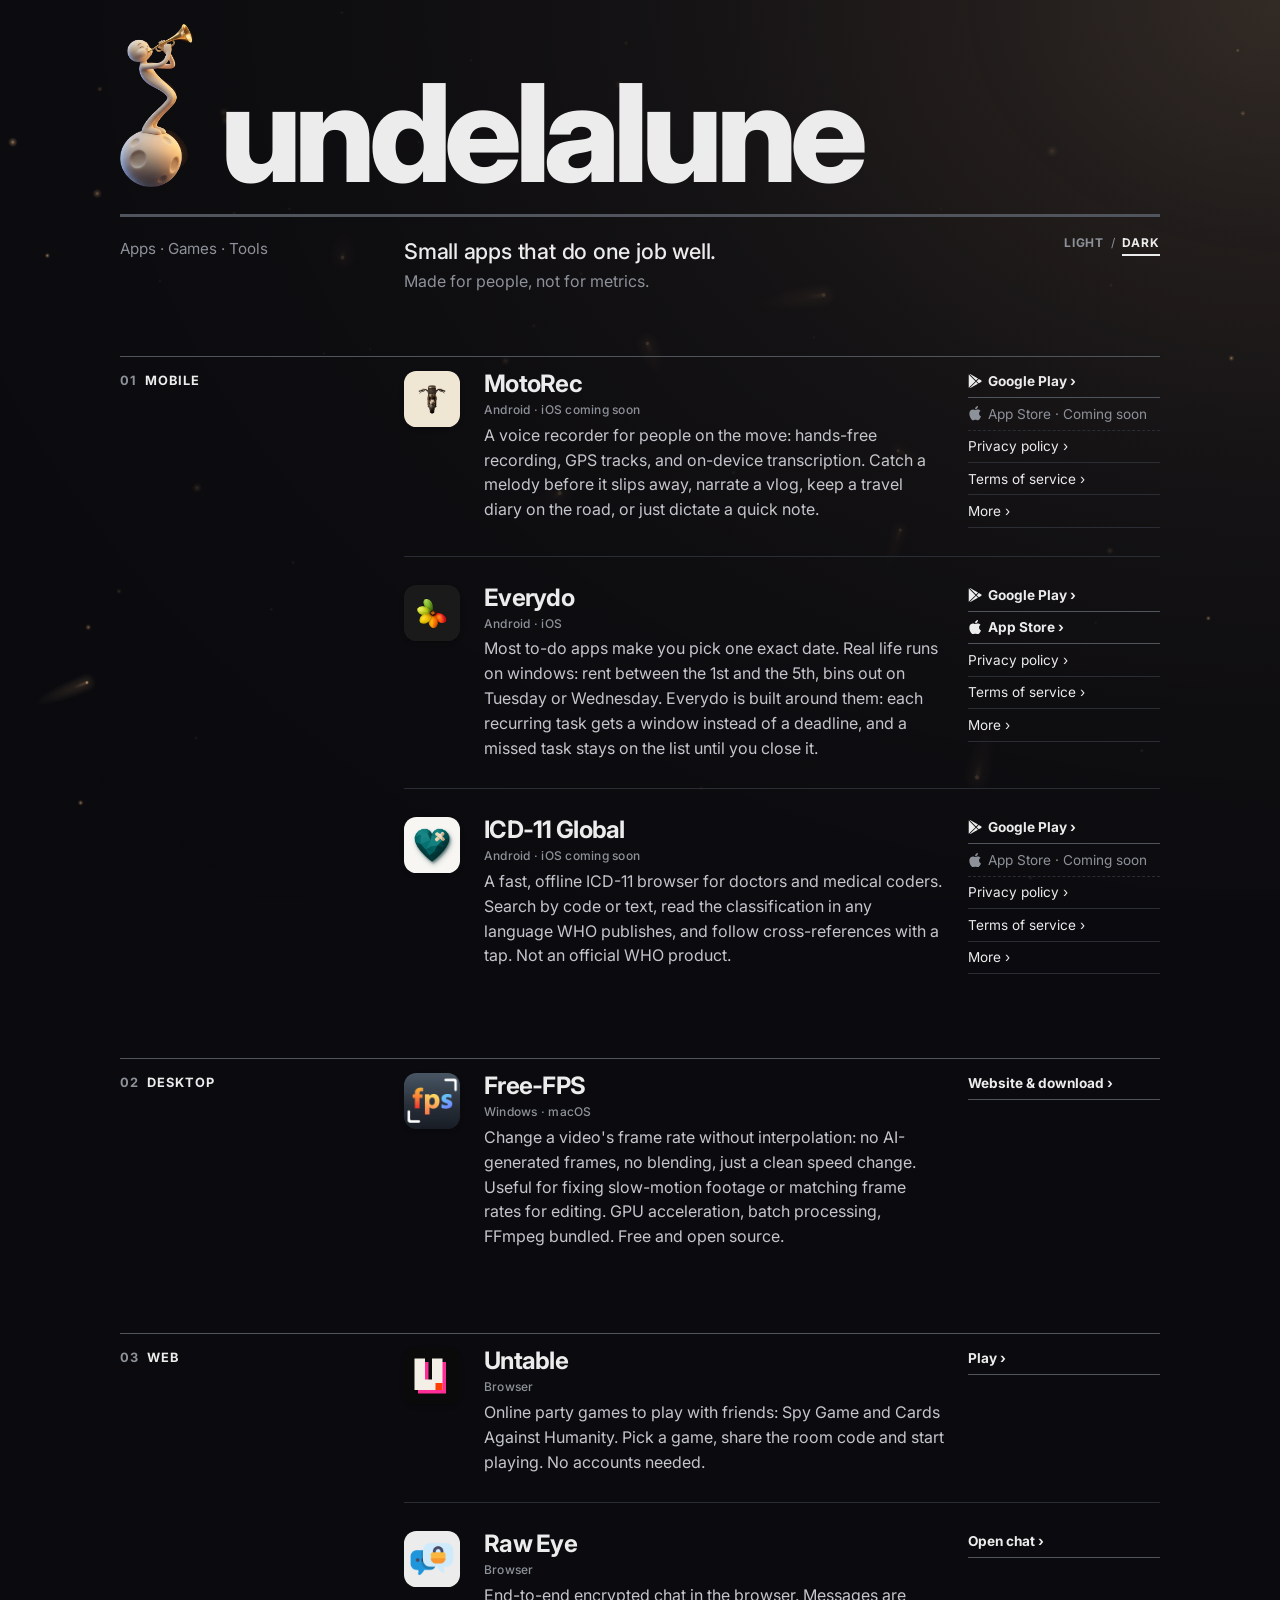
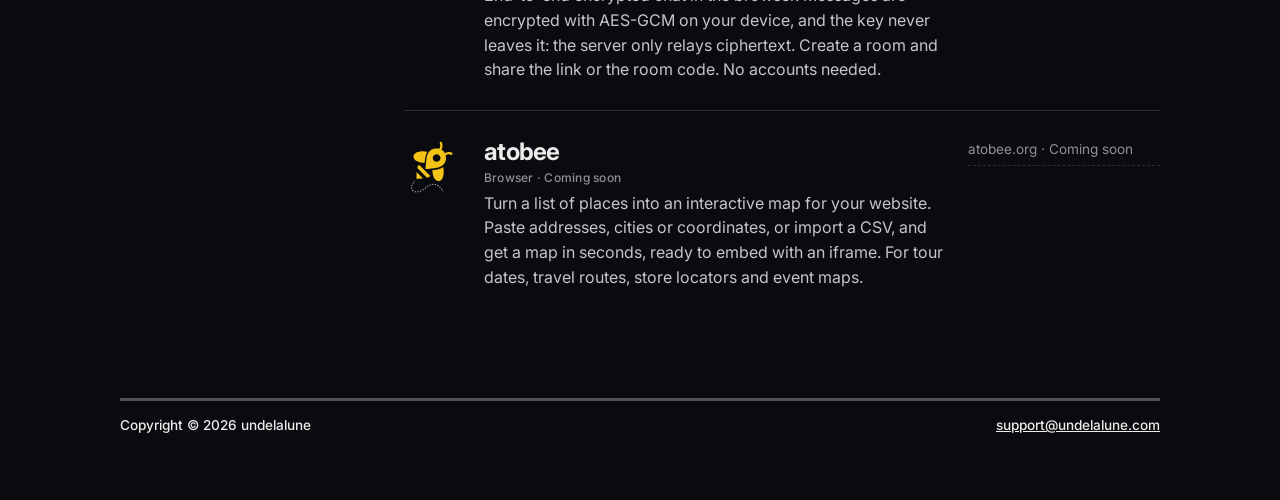
<file: index.html>
<!doctype html>
<html lang="en">
<head>
<meta charset="utf-8">
<meta name="viewport" content="width=device-width, initial-scale=1">
<title>undelalune</title>
<meta name="description" content="Small apps and games by undelalune: mobile apps for Android and iOS, a desktop video tool, online party games and an encrypted chat.">
<link rel="canonical" href="https://undelalune.com/">
<meta name="theme-color" content="#0e0f11">
<script>
  (function () {
    var t;
    try { t = localStorage.getItem('theme'); } catch (e) {}
    if (t !== 'light') t = 'dark';
    document.documentElement.dataset.theme = t;
  })();
</script>
<link rel="icon" type="image/svg+xml" href="icons/favicon.svg">
<link rel="preconnect" href="https://fonts.googleapis.com">
<link rel="preconnect" href="https://fonts.gstatic.com" crossorigin>
<link href="https://fonts.googleapis.com/css2?family=Inter:wght@400;500;700;800&display=swap" rel="stylesheet">
<link rel="stylesheet" href="/style.css">
</head>
<body>
<main>
  <header>
    <h1><img class="logo logo-dark" src="icons/logo-figure.webp" alt=""><img class="logo logo-light" src="icons/logo-circle.webp" alt="">undelalune</h1>
  </header>
  <div class="intro">
    <span>Apps · Games · Tools</span>
    <button class="theme-switch" type="button" aria-label="Switch to dark theme">
      <span data-t="light">Light</span><i>/</i><span data-t="dark">Dark</span>
    </button>
    <p>Small apps that do one job well.<small>Made for people, not for metrics.</small></p>
  </div>

  <section id="mobile">
    <h2><b>01</b>Mobile</h2>
    <div>
      <article class="item">
        <img class="icon" src="icons/motorec.png" alt="" width="56" height="56">
        <div>
          <h3><a href="/motorec/">MotoRec</a> <small>Android · iOS coming soon</small></h3>
          <p>A voice recorder for people on the move: hands-free recording, GPS tracks, and on-device transcription. Catch a melody before it slips away, narrate a vlog, keep a travel diary on the road, or just dictate a quick note.</p>
        </div>
        <div class="links">
          <a class="primary" href="https://play.google.com/store/apps/details?id=com.undelalune.motorec"><svg class="store-icon" viewBox="0 0 24 24" aria-hidden="true"><path d="M22.018 13.298l-3.919 2.218-3.515-3.493 3.543-3.521 3.891 2.202a1.49 1.49 0 0 1 0 2.594zM1.337.924a1.486 1.486 0 0 0-.112.568v21.017c0 .217.045.419.124.6l11.155-11.087L1.337.924zm12.207 10.065l3.258-3.238L3.45.195a1.466 1.466 0 0 0-.946-.179l11.04 10.973zm0 2.067l-11 10.933c.298.036.612-.016.906-.183l13.324-7.54-3.23-3.21z"/></svg>Google Play</a>
          <span class="soon"><svg class="store-icon" viewBox="0 0 24 24" aria-hidden="true"><path d="M12.152 6.896c-.948 0-2.415-1.078-3.96-1.04-2.04.027-3.91 1.183-4.961 3.014-2.117 3.675-.546 9.103 1.519 12.09 1.013 1.454 2.208 3.09 3.792 3.039 1.52-.065 2.09-.987 3.935-.987 1.831 0 2.35.987 3.96.948 1.637-.026 2.676-1.48 3.676-2.948 1.156-1.688 1.636-3.325 1.662-3.415-.039-.013-3.182-1.221-3.22-4.857-.026-3.04 2.48-4.494 2.597-4.559-1.429-2.09-3.623-2.324-4.39-2.376-2-.156-3.675 1.09-4.61 1.09zM15.53 3.83c.843-1.012 1.4-2.427 1.245-3.83-1.207.052-2.662.805-3.532 1.818-.78.896-1.454 2.338-1.273 3.714 1.338.104 2.715-.688 3.559-1.701"/></svg>App Store · Coming soon</span>
          <a href="/legal/motorec/privacy-policy.html">Privacy policy</a>
          <a href="/legal/motorec/terms-of-service.html">Terms of service</a>
          <a href="/motorec/">More</a>
        </div>
      </article>
      <article class="item">
        <img class="icon" src="icons/everydo.png" alt="" width="56" height="56">
        <div>
          <h3><a href="/everydo/">Everydo</a> <small>Android · iOS</small></h3>
          <p>Most to-do apps make you pick one exact date. Real life runs on windows: rent between the 1st and the 5th, bins out on Tuesday or Wednesday. Everydo is built around them: each recurring task gets a window instead of a deadline, and a missed task stays on the list until you close it.</p>
        </div>
        <div class="links">
          <a class="primary" href="https://play.google.com/store/apps/details?id=com.undelalune.everydo"><svg class="store-icon" viewBox="0 0 24 24" aria-hidden="true"><path d="M22.018 13.298l-3.919 2.218-3.515-3.493 3.543-3.521 3.891 2.202a1.49 1.49 0 0 1 0 2.594zM1.337.924a1.486 1.486 0 0 0-.112.568v21.017c0 .217.045.419.124.6l11.155-11.087L1.337.924zm12.207 10.065l3.258-3.238L3.45.195a1.466 1.466 0 0 0-.946-.179l11.04 10.973zm0 2.067l-11 10.933c.298.036.612-.016.906-.183l13.324-7.54-3.23-3.21z"/></svg>Google Play</a>
          <a class="primary" href="https://apps.apple.com/app/everydo-recurring-tasks/id6824586366"><svg class="store-icon" viewBox="0 0 24 24" aria-hidden="true"><path d="M12.152 6.896c-.948 0-2.415-1.078-3.96-1.04-2.04.027-3.91 1.183-4.961 3.014-2.117 3.675-.546 9.103 1.519 12.09 1.013 1.454 2.208 3.09 3.792 3.039 1.52-.065 2.09-.987 3.935-.987 1.831 0 2.35.987 3.96.948 1.637-.026 2.676-1.48 3.676-2.948 1.156-1.688 1.636-3.325 1.662-3.415-.039-.013-3.182-1.221-3.22-4.857-.026-3.04 2.48-4.494 2.597-4.559-1.429-2.09-3.623-2.324-4.39-2.376-2-.156-3.675 1.09-4.61 1.09zM15.53 3.83c.843-1.012 1.4-2.427 1.245-3.83-1.207.052-2.662.805-3.532 1.818-.78.896-1.454 2.338-1.273 3.714 1.338.104 2.715-.688 3.559-1.701"/></svg>App Store</a>
          <a href="/legal/everydo/privacy-policy.html">Privacy policy</a>
          <a href="/legal/everydo/terms-of-service.html">Terms of service</a>
          <a href="/everydo/">More</a>
        </div>
      </article>
      <article class="item">
        <img class="icon" src="icons/icd11.png" alt="" width="56" height="56">
        <div>
          <h3><a href="/icd11/">ICD-11 Global</a> <small>Android · iOS coming soon</small></h3>
          <p>A fast, offline ICD-11 browser for doctors and medical coders. Search by code or text, read the classification in any language WHO publishes, and follow cross-references with a tap. Not an official WHO product.</p>
        </div>
        <div class="links">
          <a class="primary" href="https://play.google.com/store/apps/details?id=com.undelalune.icd11"><svg class="store-icon" viewBox="0 0 24 24" aria-hidden="true"><path d="M22.018 13.298l-3.919 2.218-3.515-3.493 3.543-3.521 3.891 2.202a1.49 1.49 0 0 1 0 2.594zM1.337.924a1.486 1.486 0 0 0-.112.568v21.017c0 .217.045.419.124.6l11.155-11.087L1.337.924zm12.207 10.065l3.258-3.238L3.45.195a1.466 1.466 0 0 0-.946-.179l11.04 10.973zm0 2.067l-11 10.933c.298.036.612-.016.906-.183l13.324-7.54-3.23-3.21z"/></svg>Google Play</a>
          <span class="soon"><svg class="store-icon" viewBox="0 0 24 24" aria-hidden="true"><path d="M12.152 6.896c-.948 0-2.415-1.078-3.96-1.04-2.04.027-3.91 1.183-4.961 3.014-2.117 3.675-.546 9.103 1.519 12.09 1.013 1.454 2.208 3.09 3.792 3.039 1.52-.065 2.09-.987 3.935-.987 1.831 0 2.35.987 3.96.948 1.637-.026 2.676-1.48 3.676-2.948 1.156-1.688 1.636-3.325 1.662-3.415-.039-.013-3.182-1.221-3.22-4.857-.026-3.04 2.48-4.494 2.597-4.559-1.429-2.09-3.623-2.324-4.39-2.376-2-.156-3.675 1.09-4.61 1.09zM15.53 3.83c.843-1.012 1.4-2.427 1.245-3.83-1.207.052-2.662.805-3.532 1.818-.78.896-1.454 2.338-1.273 3.714 1.338.104 2.715-.688 3.559-1.701"/></svg>App Store · Coming soon</span>
          <a href="/legal/icd11/privacy-policy.html">Privacy policy</a>
          <a href="/legal/icd11/terms-of-service.html">Terms of service</a>
          <a href="/icd11/">More</a>
        </div>
      </article>
    </div>
  </section>

  <section>
    <h2><b>02</b>Desktop</h2>
    <div>
      <article class="item">
        <img class="icon" src="icons/free-fps.png" alt="" width="56" height="56">
        <div>
          <h3>Free-FPS <small>Windows · macOS</small></h3>
          <p>Change a video's frame rate without interpolation: no AI-generated frames, no blending, just a clean speed change. Useful for fixing slow-motion footage or matching frame rates for editing. GPU acceleration, batch processing, FFmpeg bundled. Free and open source.</p>
        </div>
        <div class="links">
          <a class="primary" href="/free-fps/">Website &amp; download</a>
        </div>
      </article>
    </div>
  </section>

  <section>
    <h2><b>03</b>Web</h2>
    <div>
      <article class="item">
        <img class="icon" src="icons/untable.svg" alt="" width="56" height="56">
        <div>
          <h3>Untable <small>Browser</small></h3>
          <p>Online party games to play with friends: Spy Game and Cards Against Humanity. Pick a game, share the room code and start playing. No accounts needed.</p>
        </div>
        <div class="links">
          <a class="primary" href="https://untable.onrender.com/">Play</a>
        </div>
      </article>
      <article class="item">
        <img class="icon tile bare" src="icons/raweye.png" alt="" width="56" height="56">
        <div>
          <h3>Raw Eye <small>Browser</small></h3>
          <p>End-to-end encrypted chat in the browser. Messages are encrypted with AES-GCM on your device, and the key never leaves it: the server only relays ciphertext. Create a room and share the link or the room code. No accounts needed.</p>
        </div>
        <div class="links">
          <a class="primary" href="https://raweye.onrender.com/">Open chat</a>
        </div>
      </article>
      <article class="item">
        <img class="icon bare" src="icons/atobee.svg" alt="" width="56" height="56">
        <div>
          <h3>atobee <small>Browser · Coming soon</small></h3>
          <p>Turn a list of places into an interactive map for your website. Paste addresses, cities or coordinates, or import a CSV, and get a map in seconds, ready to embed with an iframe. For tour dates, travel routes, store locators and event maps.</p>
        </div>
        <div class="links">
          <span class="soon">atobee.org · Coming soon</span>
        </div>
      </article>
    </div>
  </section>

  <footer>
    <span>Copyright © 2026 undelalune</span>
    <a href="mailto:support@undelalune.com">support@undelalune.com</a>
  </footer>
</main>
<script src="/site.js" defer></script>
</body>
</html>
</file>
<file: style.css>
/* Light · sharp · International typographic style, monochrome */
:root {
  --bg: #fafbfc;
  --fg: #0d0d0d;
  --muted: #6a6f78;
  --line: #0d0d0d;
  --rule: 4px;
  --hair: #dfe2e7;
  --accent: #0d0d0d;
  --text: #333333;
}
:root[data-theme="dark"] {
  --bg: #0b0b0f;
  --fg: #ececec;
  --muted: #8d9199;
  --line: #50545c;
  --rule: 3px;
  --hair: #2a2d33;
  --accent: #ececec;
  --text: #c4c6cb;
}
* { box-sizing: border-box; }
html { background: var(--bg); }
body {
  margin: 0;
  color: var(--fg);
  background: var(--bg);
  transition: background-color .25s, color .25s;
  font: 16px/1.55 Inter, system-ui, -apple-system, "Segoe UI", sans-serif;
  -webkit-font-smoothing: antialiased;
}
/* Dark theme only: soft warm stars behind the content, like the ones on the avatar.
   A fixed layer, so it is painted once and does not move on scroll */
body {
  position: relative; z-index: 0;
  /* stars and comets: full strength in the side margins, barely there behind the 68rem content column */
  --edge: linear-gradient(to right, #000 calc(50% - 35rem), rgba(0, 0, 0, .2) calc(50% - 32rem), rgba(0, 0, 0, .2) calc(50% + 32rem), #000 calc(50% + 35rem));
}
body::before {
  content: ""; position: fixed; inset: 0; z-index: -1; pointer-events: none;
  opacity: 0; transition: opacity .25s;
  -webkit-mask-image: var(--edge);
  mask-image: var(--edge);
  background:
    radial-gradient(circle at 32.7% 15.8%, rgba(255, 201, 140, 0.46), rgba(255, 201, 140, 0.16) 0.9px, transparent 1.9px),
    radial-gradient(circle at 36.8% 6.7%, rgba(255, 201, 140, 0.43), rgba(255, 201, 140, 0.15) 0.9px, transparent 1.9px),
    radial-gradient(circle at 7.8% 9.9%, rgba(255, 201, 140, 0.34), rgba(255, 201, 140, 0.12) 1.4px, transparent 3.0px),
    radial-gradient(circle at 22.9% 62.5%, rgba(255, 201, 140, 0.42), rgba(255, 201, 140, 0.15) 1.2px, transparent 2.6px),
    radial-gradient(circle at 96.7% 5.6%, rgba(255, 201, 140, 0.34), rgba(255, 201, 140, 0.12) 1.0px, transparent 2.2px),
    radial-gradient(circle at 12.5% 31.2%, rgba(255, 201, 140, 0.47), rgba(255, 201, 140, 0.16) 0.9px, transparent 2.1px),
    radial-gradient(circle at 63.6% 37.5%, rgba(255, 201, 140, 0.32), rgba(255, 201, 140, 0.11) 0.9px, transparent 1.9px),
    radial-gradient(circle at 21.2% 67.7%, rgba(255, 201, 140, 0.48), rgba(255, 201, 140, 0.17) 1.0px, transparent 2.2px),
    radial-gradient(circle at 45.4% 30.4%, rgba(255, 201, 140, 0.37), rgba(255, 201, 140, 0.13) 1.3px, transparent 2.8px),
    radial-gradient(circle at 57.3% 52.5%, rgba(255, 201, 140, 0.39), rgba(255, 201, 140, 0.14) 1.3px, transparent 2.8px),
    radial-gradient(circle at 97.1% 12.6%, rgba(255, 201, 140, 0.35), rgba(255, 201, 140, 0.12) 1.3px, transparent 2.9px),
    radial-gradient(circle at 48.9% 4.8%, rgba(255, 201, 140, 0.47), rgba(255, 201, 140, 0.16) 1.3px, transparent 2.9px),
    radial-gradient(circle at 86.8% 31.7%, rgba(255, 201, 140, 0.47), rgba(255, 201, 140, 0.16) 1.2px, transparent 2.6px),
    radial-gradient(circle at 45.7% 83.3%, rgba(255, 201, 140, 0.5), rgba(255, 201, 140, 0.17) 1.1px, transparent 2.5px),
    radial-gradient(circle at 6.9% 69.7%, rgba(255, 201, 140, 0.55), rgba(255, 201, 140, 0.19) 1.4px, transparent 3.2px),
    radial-gradient(circle at 28.9% 38.8%, rgba(255, 201, 140, 0.44), rgba(255, 201, 140, 0.15) 0.8px, transparent 1.8px),
    radial-gradient(circle at 17.5% 12.5%, rgba(255, 201, 140, 0.58), rgba(255, 201, 140, 0.2) 2.7px, transparent 5.9px),
    radial-gradient(circle at 25.3% 39.3%, rgba(255, 201, 140, 0.43), rgba(255, 201, 140, 0.15) 0.9px, transparent 1.9px),
    radial-gradient(circle at 54.8% 87.6%, rgba(255, 201, 140, 0.38), rgba(255, 201, 140, 0.13) 1.4px, transparent 3.0px),
    radial-gradient(circle at 41.7% 36.2%, rgba(255, 201, 140, 0.35), rgba(255, 201, 140, 0.12) 1.4px, transparent 3.1px),
    radial-gradient(circle at 18.3% 23.7%, rgba(255, 201, 140, 0.48), rgba(255, 201, 140, 0.17) 1.1px, transparent 2.5px),
    radial-gradient(circle at 26.7% 1.4%, rgba(255, 201, 140, 0.47), rgba(255, 201, 140, 0.16) 1.0px, transparent 2.3px),
    radial-gradient(circle at 94.4% 68.7%, rgba(255, 201, 140, 0.5), rgba(255, 201, 140, 0.17) 1.2px, transparent 2.7px),
    radial-gradient(circle at 6.3% 89.2%, rgba(255, 201, 140, 0.54), rgba(255, 201, 140, 0.19) 1.4px, transparent 3.0px),
    radial-gradient(circle at 39.5% 40.1%, rgba(255, 201, 140, 0.57), rgba(255, 201, 140, 0.2) 2.5px, transparent 5.6px),
    radial-gradient(circle at 7.6% 21.5%, rgba(255, 201, 140, 0.56), rgba(255, 201, 140, 0.2) 2.2px, transparent 4.9px),
    radial-gradient(circle at 1.0% 15.8%, rgba(255, 201, 140, 0.56), rgba(255, 201, 140, 0.2) 2.2px, transparent 4.9px),
    radial-gradient(circle at 86.7% 61.2%, rgba(255, 201, 140, 0.64), rgba(255, 201, 140, 0.22) 2.1px, transparent 4.6px),
    radial-gradient(circle at 36.7% 13.0%, rgba(255, 201, 140, 0.44), rgba(255, 201, 140, 0.15) 1.4px, transparent 3.2px),
    radial-gradient(circle at 48.4% 9.4%, rgba(255, 201, 140, 0.62), rgba(255, 201, 140, 0.22) 2.2px, transparent 4.9px),
    radial-gradient(circle at 82.2% 16.8%, rgba(255, 201, 140, 0.68), rgba(255, 201, 140, 0.24) 2.9px, transparent 6.4px),
    radial-gradient(circle at 15.4% 54.2%, rgba(255, 201, 140, 0.79), rgba(255, 201, 140, 0.28) 2.4px, transparent 5.3px),
    radial-gradient(circle at 85.6% 69.2%, rgba(255, 201, 140, 0.35), rgba(255, 201, 140, 0.12) 1.0px, transparent 2.3px),
    radial-gradient(circle at 76.6% 53.2%, rgba(255, 201, 140, 0.37), rgba(255, 201, 140, 0.13) 1.0px, transparent 2.3px),
    radial-gradient(circle at 80.5% 97.5%, rgba(255, 201, 140, 0.55), rgba(255, 201, 140, 0.19) 1.3px, transparent 2.9px),
    radial-gradient(circle at 73.5% 23.2%, rgba(255, 201, 140, 0.31), rgba(255, 201, 140, 0.11) 1.0px, transparent 2.3px),
    radial-gradient(circle at 3.7% 28.4%, rgba(255, 201, 140, 0.59), rgba(255, 201, 140, 0.21) 1.3px, transparent 2.8px),
    radial-gradient(circle at 44.8% 92.8%, rgba(255, 201, 140, 0.41), rgba(255, 201, 140, 0.14) 1.4px, transparent 3.1px),
    radial-gradient(circle at 22.6% 23.2%, rgba(255, 201, 140, 0.49), rgba(255, 201, 140, 0.17) 0.9px, transparent 2.1px),
    radial-gradient(circle at 89.2% 83.4%, rgba(255, 201, 140, 0.54), rgba(255, 201, 140, 0.19) 1.2px, transparent 2.7px),
    radial-gradient(circle at 9.3% 65.7%, rgba(255, 201, 140, 0.53), rgba(255, 201, 140, 0.19) 1.3px, transparent 2.9px),
    radial-gradient(circle at 47.8% 18.5%, rgba(255, 201, 140, 0.54), rgba(255, 201, 140, 0.19) 1.0px, transparent 2.3px),
    radial-gradient(circle at 96.2% 39.8%, rgba(255, 201, 140, 0.52), rgba(255, 201, 140, 0.18) 1.4px, transparent 3.1px),
    radial-gradient(circle at 17.7% 13.4%, rgba(255, 201, 140, 0.75), rgba(255, 201, 140, 0.26) 2.8px, transparent 6.3px),
    radial-gradient(circle at 15.3% 82.0%, rgba(255, 201, 140, 0.41), rgba(255, 201, 140, 0.14) 1.2px, transparent 2.7px),
    radial-gradient(circle at 54.8% 13.8%, rgba(255, 201, 140, 0.71), rgba(255, 201, 140, 0.25) 2.9px, transparent 6.4px);
}
:root[data-theme="dark"] body::before { opacity: 1; }
/* Dark theme only: soft warm sunlight from the top right corner, where the light on the logo comes from.
   Sits under the stars and is not masked, so it spills over the content column too */
body::after {
  content: ""; position: fixed; inset: 0; z-index: -2; pointer-events: none;
  opacity: 0; transition: opacity .25s;
  background:
    radial-gradient(ellipse 70% 80% at 100% 0, rgba(255, 214, 165, .11), rgba(255, 214, 165, .05) 35%, rgba(255, 214, 165, .015) 65%, transparent),
    radial-gradient(ellipse 130% 140% at 100% 0, rgba(255, 190, 130, .06), rgba(255, 190, 130, .03) 35%, rgba(255, 190, 130, .01) 65%, transparent);
}
:root[data-theme="dark"] body::after { opacity: 1; }
.comets {
  position: fixed; inset: 0; width: 100%; height: 100%; z-index: -1; pointer-events: none;
  opacity: 0; transition: opacity .25s;
  -webkit-mask-image: var(--edge);
  mask-image: var(--edge);
}
:root[data-theme="dark"] .comets { opacity: 1; }
main { max-width: 68rem; margin: 0 auto; padding: 1.5rem 1.5rem 4rem; }

header {
  display: grid;
  grid-template-columns: 1fr auto;
  align-items: end;
  gap: 2rem;
  padding-bottom: 1.5rem;
  border-bottom: var(--rule) solid var(--line);
}
h1 {
  margin: 0;
  font-size: clamp(3rem, 11vw, 8.5rem);
  line-height: .85;
  font-weight: 800;
  letter-spacing: -.055em;
}
/* The trumpeter on the moon right before the word, sized in em so it scales with the title.
   An inline image sits on the baseline, so the bottom rests on the same line as the letters.
   Dark theme: the cut-out figure floats among the stars.
   Light theme: the figure keeps its night sky as a dark circle, so the word sits a little further right */
.logo { margin-right: .2em; }
.logo-dark { height: 1.2em; width: auto; vertical-align: -.04em; }
.logo-light { height: 1.25em; width: auto; vertical-align: -.06em; border-radius: 50%; }
:root[data-theme="dark"] .logo-light,
:root:not([data-theme="dark"]) .logo-dark { display: none; }
.intro {
  display: grid;
  grid-template-columns: 1fr 3fr;
  position: relative;
  gap: 2rem;
  padding: 1.25rem 0 4rem;
  font-size: .95rem;
}
.intro p { grid-column: 2; grid-row: 1; margin: 0; max-width: 28rem; font-size: 1.35rem; line-height: 1.3; font-weight: 500; letter-spacing: -.01em; }
.intro p small { display: block; margin-top: .35rem; font-size: 1rem; font-weight: 400; letter-spacing: 0; color: var(--muted); }
.intro > span { color: var(--muted); }

.theme-switch {
  position: absolute; top: 1.25rem; right: 0;
  display: flex; gap: .4rem;
  padding: 0; border: 0; background: none; cursor: pointer;
  font: 700 .75rem/1 Inter, system-ui, sans-serif; letter-spacing: .08em; text-transform: uppercase;
  color: var(--muted);
}
.theme-switch i { font-style: normal; font-weight: 400; }
.theme-switch span { padding-bottom: .3rem; border-bottom: 2px solid transparent; transition: color .2s, border-color .2s; }
.theme-switch:hover span { color: var(--fg); }
:root[data-theme="light"] .theme-switch [data-t="light"],
:root[data-theme="dark"] .theme-switch [data-t="dark"] { color: var(--fg); border-color: var(--fg); }
.theme-switch:focus-visible { outline: 2px solid var(--fg); outline-offset: 4px; }

section {
  display: grid;
  grid-template-columns: 1fr 3fr;
  gap: 2rem;
  border-top: 1px solid var(--line);
  padding-top: .9rem;
}
section + section { margin-top: 3.5rem; }
h2 {
  margin: 0;
  font-size: .8rem;
  font-weight: 700;
  text-transform: uppercase;
  letter-spacing: .08em;
}
h2 b { color: var(--muted); font-weight: 700; margin-right: .5rem; }

.item {
  display: grid;
  grid-template-columns: 56px 1fr 12rem;
  gap: 1.5rem;
  padding: 0 0 1.75rem;
}
.item + .item { border-top: 1px solid var(--hair); padding-top: 1.75rem; }
.icon { width: 56px; height: 56px; display: block; border-radius: 22%; }
/* Soft shadow so light tiles don't dissolve into the page */
.icon:not(.bare) { box-shadow: 0 1px 2px rgba(0, 0, 0, .15), 0 2px 5px rgba(0, 0, 0, .12); }
.item h3 { margin: 0 0 .4rem; font-size: 1.5rem; line-height: 1.1; font-weight: 700; letter-spacing: -.03em; }
.item h3 small { display: block; margin-top: .35rem; font-size: .75rem; font-weight: 500; letter-spacing: .02em; color: var(--muted); }
.item p { margin: 0; color: var(--text); max-width: 36rem; }
.links { display: flex; flex-direction: column; gap: .35rem; font-size: .85rem; }
.links a { color: var(--fg); text-decoration: none; border-bottom: 1px solid var(--hair); padding-bottom: .3rem; }
.links a::after { content: " ›"; }
.links a.primary { font-weight: 700; color: var(--accent); border-color: var(--accent); }
.links a:hover { color: var(--muted); border-color: var(--muted); }
.links .soon { color: var(--muted); border-bottom: 1px dashed var(--hair); padding-bottom: .3rem; cursor: default; white-space: nowrap; }
/* Store glyphs take the link colour, so one SVG serves both themes and the hover state */
.store-icon { width: 1.05em; height: 1.05em; margin-right: .45em; vertical-align: -.15em; fill: currentColor; }

footer {
  margin-top: 5rem;
  padding-top: .9rem;
  border-top: var(--rule) solid var(--line);
  display: flex; justify-content: space-between; flex-wrap: wrap; gap: 1rem;
  font-size: .85rem; font-weight: 500;
}
footer a { color: var(--fg); }
footer a:hover { color: var(--muted); }

/* Raw Eye is transparent and needs a light tile on a dark page */
[data-theme="dark"] .icon.tile { background: var(--fg); padding: 4px; }
[data-theme="dark"] .links a.primary { border-color: var(--line); }

@media (prefers-reduced-motion: reduce) {
  body, .theme-switch span { transition: none; }
}

@media (max-width: 52rem) {
  .intro, section { grid-template-columns: 1fr; gap: 1rem; }
  .intro { grid-template-columns: 1fr auto; }
  .intro p { grid-column: 1 / -1; grid-row: 2; }
  .theme-switch { position: static; grid-column: 2; grid-row: 1; justify-self: end; align-self: start; }
  .item { grid-template-columns: 48px 1fr; }
  .icon { width: 48px; height: 48px; }
  .links { grid-column: 2; flex-direction: row; flex-wrap: wrap; gap: .5rem 1.25rem; }
  .links a, .links .soon { border: 0; padding: 0; }
}

.item h3 a { color: inherit; text-decoration: none; }
.item h3 a:hover { text-decoration: underline; text-underline-offset: .15em; }

/* App pages */
.brand {
  color: var(--fg); text-decoration: none;
  font-size: clamp(2rem, 6vw, 3.5rem); line-height: .85; font-weight: 800; letter-spacing: -.055em;
}
.bar { display: flex; justify-content: space-between; align-items: center; gap: 1rem; padding: 1rem 0 0; }
.bar .theme-switch { position: static; }
.crumb { font-size: .8rem; font-weight: 500; color: var(--muted); }
.crumb a { color: var(--fg); text-decoration: none; }
.crumb a:hover { color: var(--muted); }

.hero { display: grid; grid-template-columns: 1fr 1fr; gap: 3rem; align-items: start; padding: 2.5rem 0 4rem; border: 0; }
.hero-title { display: flex; align-items: center; gap: 1rem; }
.app h1 { font-size: clamp(2.5rem, 6vw, 4.5rem); line-height: .9; letter-spacing: -.05em; }
.platform { margin: .75rem 0 0; font-size: .8rem; font-weight: 500; letter-spacing: .02em; color: var(--muted); }
.lead { margin: 1.25rem 0 .75rem; font-size: 1.35rem; line-height: 1.3; font-weight: 500; letter-spacing: -.01em; }
.hero-text > p:not([class]) { margin: 0 0 1.5rem; color: var(--text); max-width: 32rem; }
/* Official store badges, used as shipped: both are black with a grey outline, so they work in either theme */
.badges { display: flex; flex-wrap: wrap; align-items: center; gap: .75rem 1rem; }
.badges a { display: block; border-radius: 6px; }
.badges img { display: block; height: 40px; width: auto; }
.badges a:focus-visible { outline: 2px solid var(--fg); outline-offset: 3px; }
.badges .soon { font-size: .85rem; color: var(--muted); }

.video {
  position: relative; display: block; aspect-ratio: 16 / 9; overflow: hidden;
  background: #000; border-radius: 4px;
}
.video img, .video iframe { position: absolute; inset: 0; width: 100%; height: 100%; border: 0; }
.video img { object-fit: cover; }
.video::after {
  content: ""; position: absolute; left: 50%; top: 50%; width: 72px; height: 72px; margin: -36px 0 0 -36px;
  border-radius: 50%; background: rgba(13, 13, 13, .8);
  transition: background-color .2s;
}
.video::before {
  content: ""; position: absolute; z-index: 1; left: 50%; top: 50%; margin: -12px 0 0 -7px;
  border-style: solid; border-width: 12px 0 12px 20px; border-color: transparent transparent transparent #fff;
}
.video:hover::after, .video:focus-visible::after { background: #0d0d0d; }
.video:focus-visible { outline: 2px solid var(--fg); outline-offset: 4px; }
.video.playing::before, .video.playing::after { display: none; }

.app section > div, .app section > dl { min-width: 0; }
.shots { display: flex; gap: 1rem; overflow-x: auto; scroll-snap-type: x mandatory; scrollbar-width: none; }
.shots::-webkit-scrollbar { display: none; }
.section-head { display: flex; flex-direction: column; gap: 1rem; align-items: flex-start; }
.shots-nav { display: flex; gap: .5rem; }
.shots-nav[hidden] { display: none; }
.shots-nav button {
  width: 2.25rem; height: 2.25rem; padding: 0; cursor: pointer;
  border: 1px solid var(--line); border-radius: 0; background: none; color: var(--fg);
  font: 500 1.25rem/1 Inter, system-ui, sans-serif;
  transition: background-color .2s, color .2s, border-color .2s;
}
.shots-nav button:hover:not(:disabled) { background: var(--fg); color: var(--bg); }
.shots-nav button:disabled { cursor: default; color: var(--hair); border-color: var(--hair); }
.shots-nav button:focus-visible { outline: 2px solid var(--fg); outline-offset: 3px; }
.shots img { flex: none; width: 220px; height: auto; scroll-snap-align: start; border-radius: 6px; cursor: zoom-in; }
.shots img:focus-visible { outline: 2px solid var(--fg); outline-offset: 3px; }

.viewer {
  width: 100vw; height: 100dvh; max-width: none; max-height: none; margin: 0; padding: 0;
  border: 0; background: rgba(8, 9, 11, .94); color: #ececec; overflow: hidden;
}
.viewer:focus { outline: none; }
.viewer::backdrop { background: rgba(8, 9, 11, .94); }
.viewer[open] { display: grid; grid-template-rows: auto 1fr auto; }
html.viewing { overflow: hidden; }
.viewer-top { display: flex; justify-content: space-between; align-items: center; padding: 1rem 1.25rem; font-size: .85rem; font-weight: 500; }
.viewer-stage { position: relative; min-height: 0; display: flex; align-items: center; justify-content: center; padding: 0 4.5rem; touch-action: pan-y pinch-zoom; }
.viewer-stage img { max-width: 100%; max-height: 100%; width: auto; height: auto; border-radius: 10px; user-select: none; -webkit-user-drag: none; }
.viewer-cap { margin: 0; padding: 1rem 1.25rem 1.25rem; text-align: center; font-size: .85rem; color: #a9acb2; }
.viewer button {
  width: 2.75rem; height: 2.75rem; padding: 0; cursor: pointer;
  border: 1px solid #50545c; border-radius: 0; background: rgba(8, 9, 11, .6); color: #ececec;
  font: 500 1.4rem/1 Inter, system-ui, sans-serif; transition: background-color .2s, color .2s, border-color .2s;
}
.viewer button:hover:not(:disabled) { background: #ececec; color: #0d0d0d; }
.viewer button:disabled { cursor: default; color: #3a3d43; border-color: #2a2d33; }
.viewer button:focus-visible { outline: 2px solid #ececec; outline-offset: 3px; }
.viewer-stage button { position: absolute; top: 50%; transform: translateY(-50%); }
.viewer-stage [data-dir="-1"] { left: 1rem; }
.viewer-stage [data-dir="1"] { right: 1rem; }
.note { margin: .75rem 0 0; font-size: .8rem; color: var(--muted); max-width: 40rem; }

.features { display: grid; grid-template-columns: 1fr 1fr; gap: 1.5rem 2.5rem; margin: 0; }
.features dt { font-weight: 700; letter-spacing: -.01em; }
.features dd { margin: .25rem 0 0; color: var(--text); }

.faq details { border-bottom: 1px solid var(--hair); padding: .75rem 0; }
.faq details:first-child { padding-top: 0; }
.faq summary { cursor: pointer; font-weight: 700; }
.faq summary:focus-visible { outline: 2px solid var(--fg); outline-offset: 4px; }
.faq details p { margin: .5rem 0 0; color: var(--text); max-width: 40rem; }

footer nav { display: flex; flex-wrap: wrap; gap: .5rem 1.5rem; }

@media (max-width: 52rem) {
  .hero { grid-template-columns: 1fr; gap: 2rem; padding: 1.5rem 0 3rem; }
  .features { grid-template-columns: 1fr; }
  .shots img { width: 180px; }
  .section-head { flex-direction: row; justify-content: space-between; align-items: center; }
  .viewer-stage { padding: 0 1rem; }
  .viewer-stage button { display: none; }
}
.notice { margin: 0 0 .75rem; color: var(--text); max-width: 40rem; }
.watch { margin: .6rem 0 0; font-size: .8rem; }
.watch a { color: var(--muted); }
.watch a:hover { color: var(--fg); }
</file>
